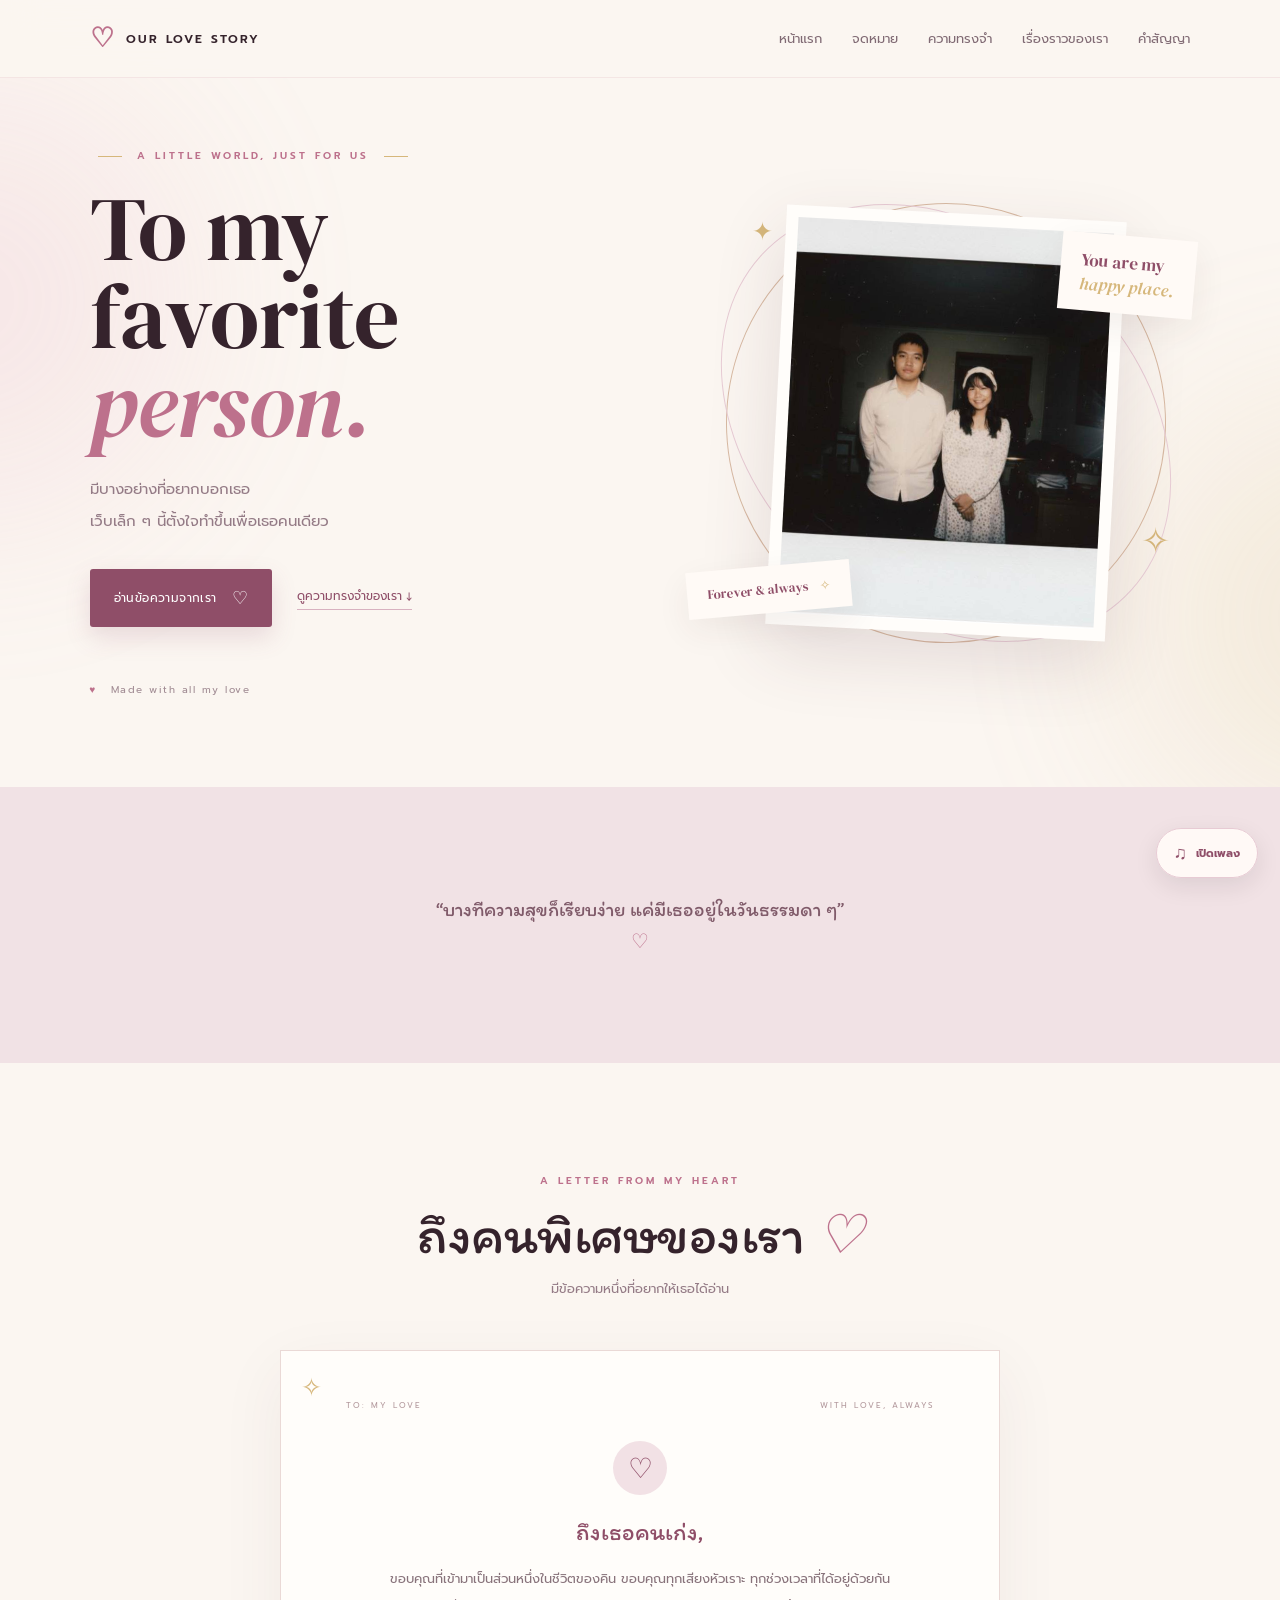
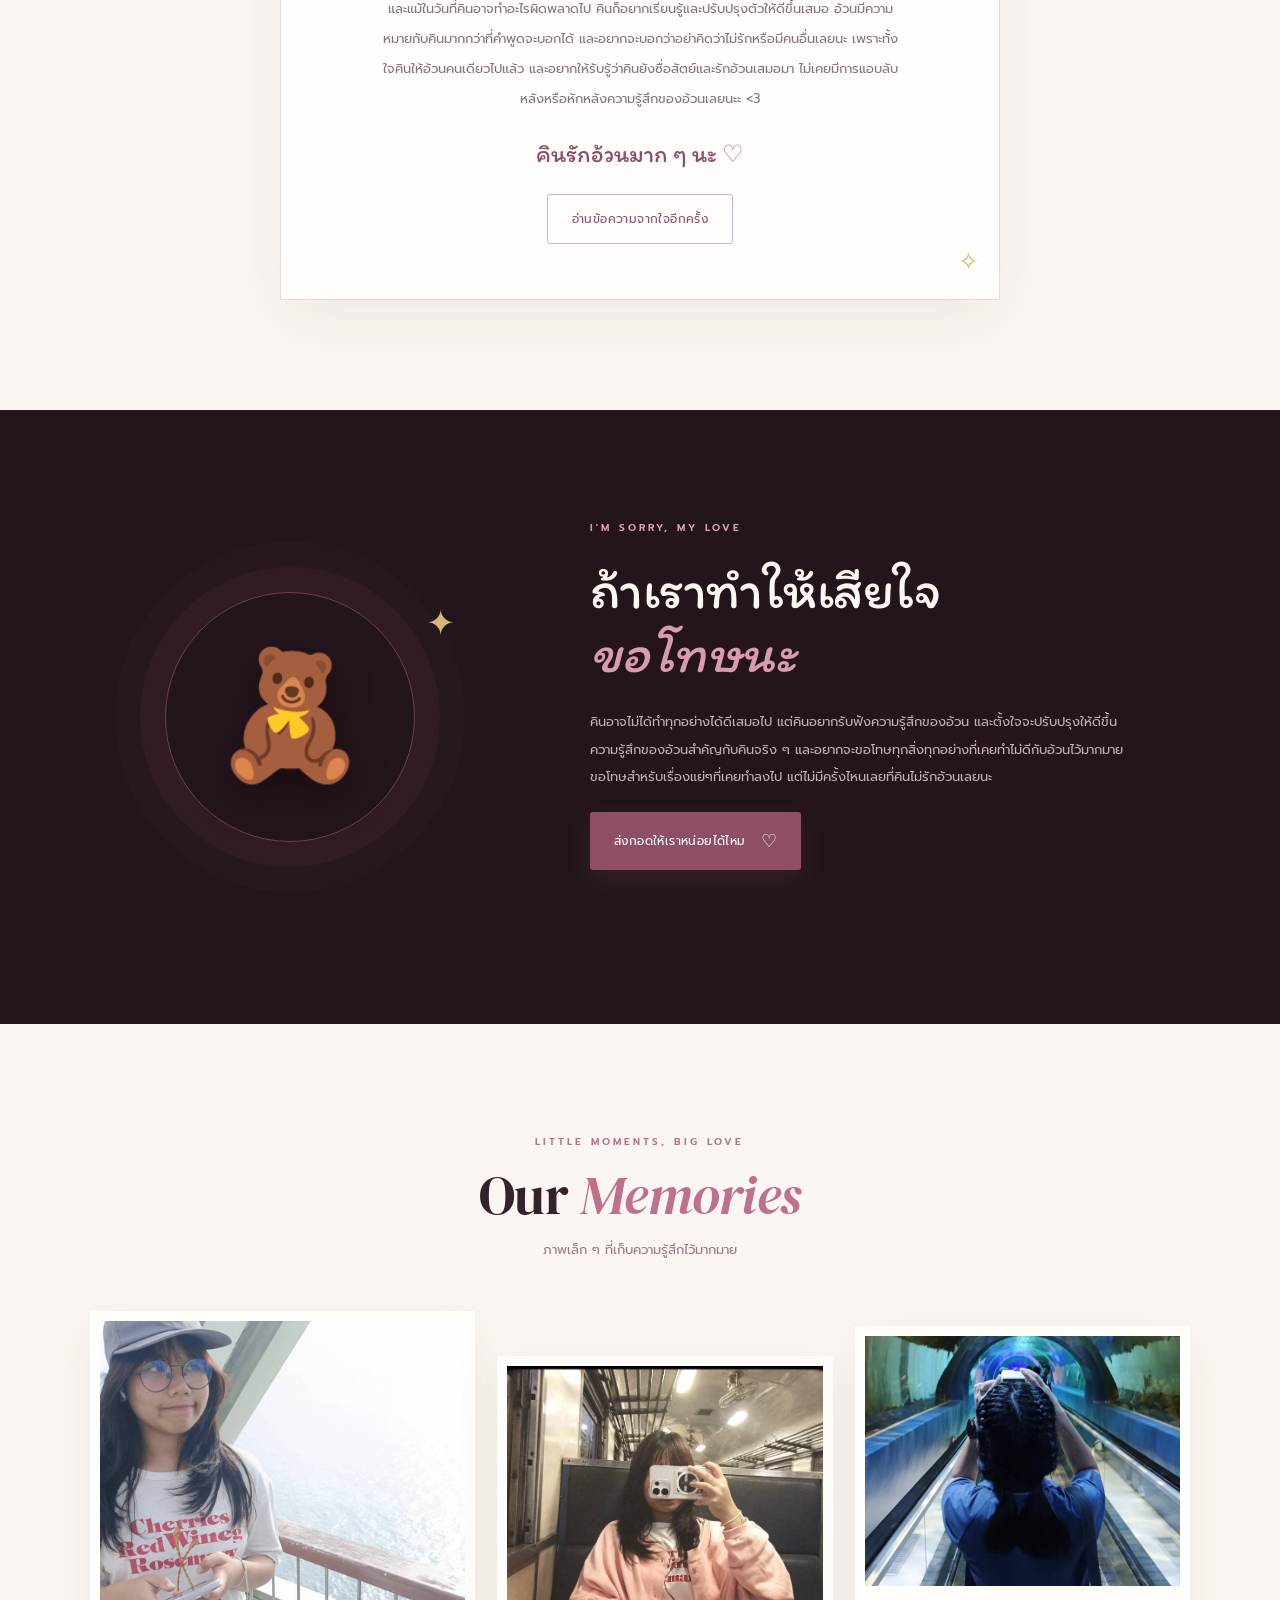
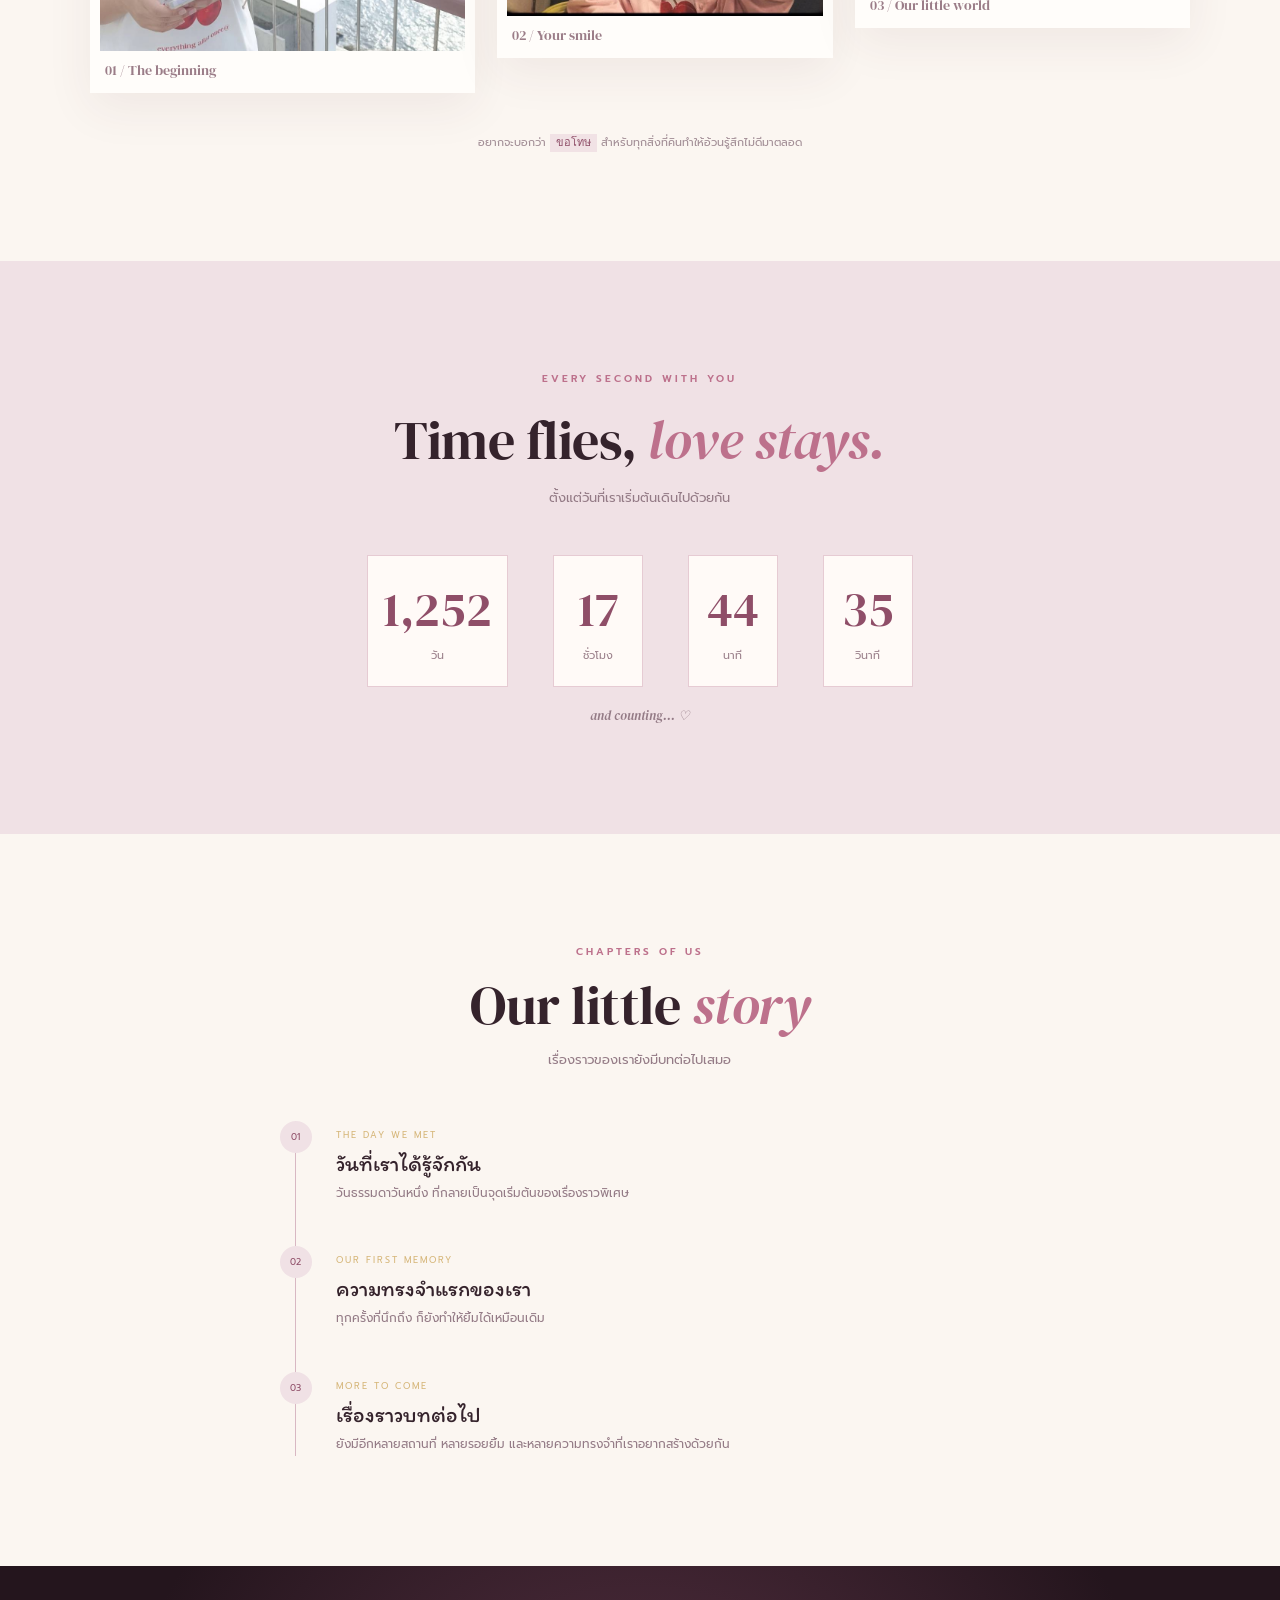
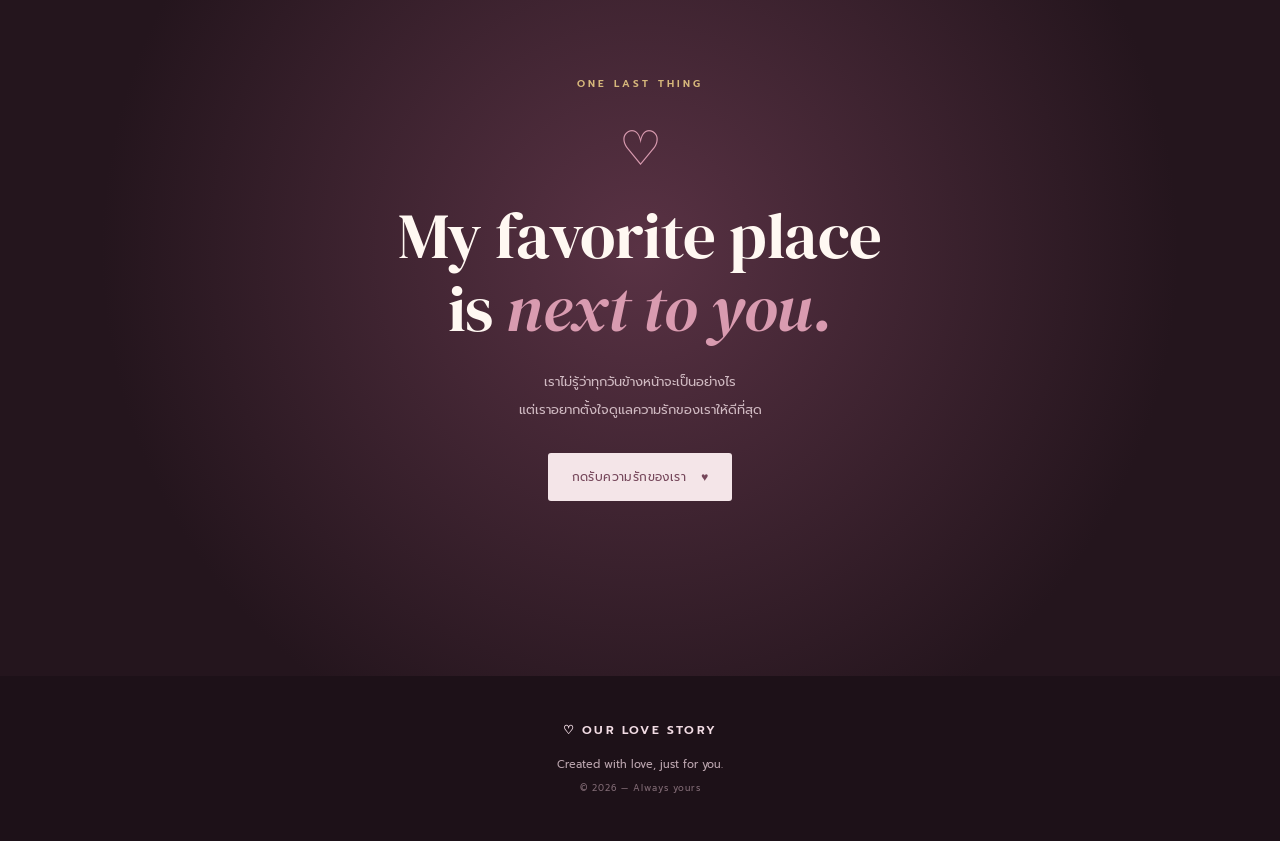
<file: index.html>
<!DOCTYPE html>
<html lang="th">
<head>
  <meta charset="UTF-8">
  <meta name="viewport" content="width=device-width, initial-scale=1.0">
  <meta name="theme-color" content="#24151d">
  <meta name="description" content="A little website made with love.">
  <title>Our Love Story ♡</title>
  <link rel="preconnect" href="https://fonts.googleapis.com">
  <link rel="preconnect" href="https://fonts.gstatic.com" crossorigin>
  <link href="https://fonts.googleapis.com/css2?family=DM+Serif+Display:ital@0;1&family=Itim&family=Prompt:wght@300;400;500;600;700&display=swap" rel="stylesheet">
  <link rel="stylesheet" href="style.css">
</head>
<body>
  <div class="ambient ambient-one"></div>
  <div class="ambient ambient-two"></div>
  <div class="floating-hearts" id="floatingHearts" aria-hidden="true"></div>

  <header class="site-header">
    <a class="brand" href="#home"><span class="brand-mark">♡</span><span>OUR LOVE STORY</span></a>
    <button class="menu-toggle" id="menuToggle" aria-label="เปิดเมนู" aria-expanded="false">☰</button>
    <nav class="nav-links" id="navLinks">
      <a href="#home">หน้าแรก</a>
      <a href="#letter">จดหมาย</a>
      <a href="#memories">ความทรงจำ</a>
      <a href="#timeline">เรื่องราวของเรา</a>
      <a href="#forever">คำสัญญา</a>
    </nav>
  </header>

  <main>
    <section class="hero section-wrap" id="home">
      <div class="hero-copy reveal">
        <p class="eyebrow"><span></span> A LITTLE WORLD, JUST FOR US <span></span></p>
        <h1>To my favorite<br><em>person.</em></h1>
        <p class="hero-description">มีบางอย่างที่อยากบอกเธอ<br>เว็บเล็ก ๆ นี้ตั้งใจทำขึ้นเพื่อเธอคนเดียว</p>
        <div class="hero-actions">
          <a class="button button-primary" href="#letter">อ่านข้อความจากเรา <span>♡</span></a>
          <a class="text-link" href="#memories">ดูความทรงจำของเรา ↓</a>
        </div>
        <div class="hero-note"><span class="tiny-heart">♥</span> Made with all my love</div>
      </div>
      <div class="hero-art reveal">
        <div class="orbit orbit-one"></div><div class="orbit orbit-two"></div>
        <div class="hero-photo-frame">
          <img src="images/photo1.jpg" alt="รูปความทรงจำของเรา" onerror="this.style.display='none';this.parentElement.classList.add('photo-placeholder')">
          <div class="placeholder-content"><span>♡</span><small>YOUR FAVORITE PHOTO</small><b>ใส่รูปคู่ของเรา</b></div>
        </div>
        <div class="floating-label label-top">You are my<br><i>happy place.</i></div>
        <div class="floating-label label-bottom">Forever & always <span>✧</span></div>
        <div class="sparkle sparkle-a">✦</div><div class="sparkle sparkle-b">✧</div>
      </div>
    </section>

    <section class="intro-strip">
      <p>“บางทีความสุขก็เรียบง่าย แค่มีเธออยู่ในวันธรรมดา ๆ”</p>
      <span>♡</span>
    </section>

    <section class="section-wrap letter-section" id="letter">
      <div class="section-heading reveal">
        <p class="eyebrow">A LETTER FROM MY HEART</p>
        <h2>ถึงคนพิเศษของเรา <em>♡</em></h2>
        <p>มีข้อความหนึ่งที่อยากให้เธอได้อ่าน</p>
      </div>
      <div class="letter-card reveal">
        <div class="letter-top"><span>TO: MY LOVE</span><span>WITH LOVE, ALWAYS</span></div>
        <div class="letter-seal">♡</div>
        <p class="letter-greeting">ถึงเธอคนเก่ง,</p>
        <p class="letter-body" id="letterText">ขอบคุณที่เข้ามาเป็นส่วนหนึ่งในชีวิตของคิน ขอบคุณทุกเสียงหัวเราะ ทุกช่วงเวลาที่ได้อยู่ด้วยกัน และแม้ในวันที่คินอาจทำอะไรผิดพลาดไป คินก็อยากเรียนรู้และปรับปรุงตัวให้ดีขึ้นเสมอ อ้วนมีความหมายกับคินมากกว่าที่คำพูดจะบอกได้ และอยากจะบอกว่าอย่าคิดว่าไม่รักหรือมีคนอื่นเลยนะ เพราะทั้งใจคินให้อ้วนคนเดียวไปแล้ว และอยากให้รับรู้ว่าคินยังซื่อสัตย์และรักอ้วนเสมอมา ไม่เคยมีการแอบลับหลังหรือหักหลังความรู้สึกของอ้วนเลยนะะ <3</p>
        <p class="letter-sign">คินรักอ้วนมาก ๆ นะ <span>♡</span></p>
        <button class="button button-outline" id="letterReveal">อ่านข้อความจากใจอีกครั้ง</button>
      </div>
    </section>

    <section class="apology-section">
      <div class="apology-inner section-wrap reveal">
        <div class="apology-illustration"><div class="halo"></div><div class="teddy">🧸</div><span class="mini-spark">✦</span></div>
        <div class="apology-copy">
          <p class="eyebrow">I'M SORRY, MY LOVE</p>
          <h2>ถ้าเราทำให้เสียใจ<br><em>ขอโทษนะ</em></h2>
          <p>คินอาจไม่ได้ทำทุกอย่างได้ดีเสมอไป แต่คินอยากรับฟังความรู้สึกของอ้วน และตั้งใจจะปรับปรุงให้ดีขึ้น ความรู้สึกของอ้วนสำคัญกับคินจริง ๆ  และอยากจะขอโทษทุกสิ่งทุกอย่างที่เคยทำไม่ดีกับอ้วนไว้มากมาย ขอโทษสำหรับเรื่องแย่ๆที่เคยทำลงไป แต่ไม่มีครั้งไหนเลยที่คินไม่รักอ้วนเลยนะ</p>
          <button class="button button-primary" id="forgiveBtn">ส่งกอดให้เราหน่อยได้ไหม <span>♡</span></button>
          <p class="response-message" id="forgiveMessage" role="status"></p>
        </div>
      </div>
    </section>

    <section class="section-wrap memories-section" id="memories">
      <div class="section-heading reveal">
        <p class="eyebrow">LITTLE MOMENTS, BIG LOVE</p>
        <h2>Our <em>Memories</em></h2>
        <p>ภาพเล็ก ๆ ที่เก็บความรู้สึกไว้มากมาย</p>
      </div>
      <div class="gallery">
        <figure class="memory-card memory-tall reveal"><img src="images/photo2.jpg" alt="ความทรงจำของเรา 1" onerror="this.style.display='none';this.parentElement.classList.add('image-empty')"><div class="image-caption">01 / The beginning</div></figure>
        <figure class="memory-card reveal"><img src="images/photo3.jpg" alt="ความทรงจำของเรา 2" onerror="this.style.display='none';this.parentElement.classList.add('image-empty')"><div class="image-caption">02 / Your smile</div></figure>
        <figure class="memory-card reveal"><img src="images/photo4.jpg" alt="ความทรงจำของเรา 3" onerror="this.style.display='none';this.parentElement.classList.add('image-empty')"><div class="image-caption">03 / Our little world</div></figure>
      </div>
      <p class="gallery-hint">อยากจะบอกว่า  <code>ขอโทษ</code> สำหรับทุกสิ่งที่คินทำให้อ้วนรู้สึกไม่ดีมาตลอด</p>
    </section>

    <section class="anniversary-section">
      <div class="section-wrap anniversary-inner reveal">
        <p class="eyebrow">EVERY SECOND WITH YOU</p>
        <h2>Time flies, <em>love stays.</em></h2>
        <p>ตั้งแต่วันที่เราเริ่มต้นเดินไปด้วยกัน</p>
        <div class="counter-grid" id="counter" aria-live="polite">
          <div><strong id="days">0</strong><span>วัน</span></div>
          <div><strong id="hours">00</strong><span>ชั่วโมง</span></div>
          <div><strong id="minutes">00</strong><span>นาที</span></div>
          <div><strong id="seconds">00</strong><span>วินาที</span></div>
        </div>
        <p class="counter-caption">and counting... ♡</p>
      </div>
    </section>

    <section class="section-wrap timeline-section" id="timeline">
      <div class="section-heading reveal">
        <p class="eyebrow">CHAPTERS OF US</p>
        <h2>Our little <em>story</em></h2>
        <p>เรื่องราวของเรายังมีบทต่อไปเสมอ</p>
      </div>
      <div class="timeline">
        <article class="timeline-item reveal"><span class="timeline-dot">01</span><div><small>THE DAY WE MET</small><h3>วันที่เราได้รู้จักกัน</h3><p>วันธรรมดาวันหนึ่ง ที่กลายเป็นจุดเริ่มต้นของเรื่องราวพิเศษ</p></div></article>
        <article class="timeline-item reveal"><span class="timeline-dot">02</span><div><small>OUR FIRST MEMORY</small><h3>ความทรงจำแรกของเรา</h3><p>ทุกครั้งที่นึกถึง ก็ยังทำให้ยิ้มได้เหมือนเดิม</p></div></article>
        <article class="timeline-item reveal"><span class="timeline-dot">03</span><div><small>MORE TO COME</small><h3>เรื่องราวบทต่อไป</h3><p>ยังมีอีกหลายสถานที่ หลายรอยยิ้ม และหลายความทรงจำที่เราอยากสร้างด้วยกัน</p></div></article>
      </div>
    </section>

    <section class="promise-section" id="forever">
      <div class="promise-content reveal">
        <p class="eyebrow">ONE LAST THING</p>
        <div class="promise-heart">♡</div>
        <h2>My favorite place<br>is <em>next to you.</em></h2>
        <p>เราไม่รู้ว่าทุกวันข้างหน้าจะเป็นอย่างไร<br>แต่เราอยากตั้งใจดูแลความรักของเราให้ดีที่สุด</p>
        <button class="button button-light" id="surpriseBtn">กดรับความรักของเรา <span>♥</span></button>
        <p class="final-message" id="finalMessage" aria-live="polite"></p>
      </div>
    </section>
  </main>

  <button class="music-button" id="musicBtn" aria-label="เปิดหรือหยุดเพลง"><span>♫</span><b id="musicLabel">เปิดเพลง</b></button>
  <audio id="backgroundMusic" loop preload="none"><source src="music.mp3" type="audio/mpeg"></audio>

  <footer><a class="brand footer-brand" href="#home">♡ OUR LOVE STORY</a><p>Created with love, just for you.</p><span>© <span id="year"></span> — Always yours</span></footer>

  <div class="toast" id="toast" role="status"></div>
  <script src="script.js"></script>
</body>
</html>
</file>
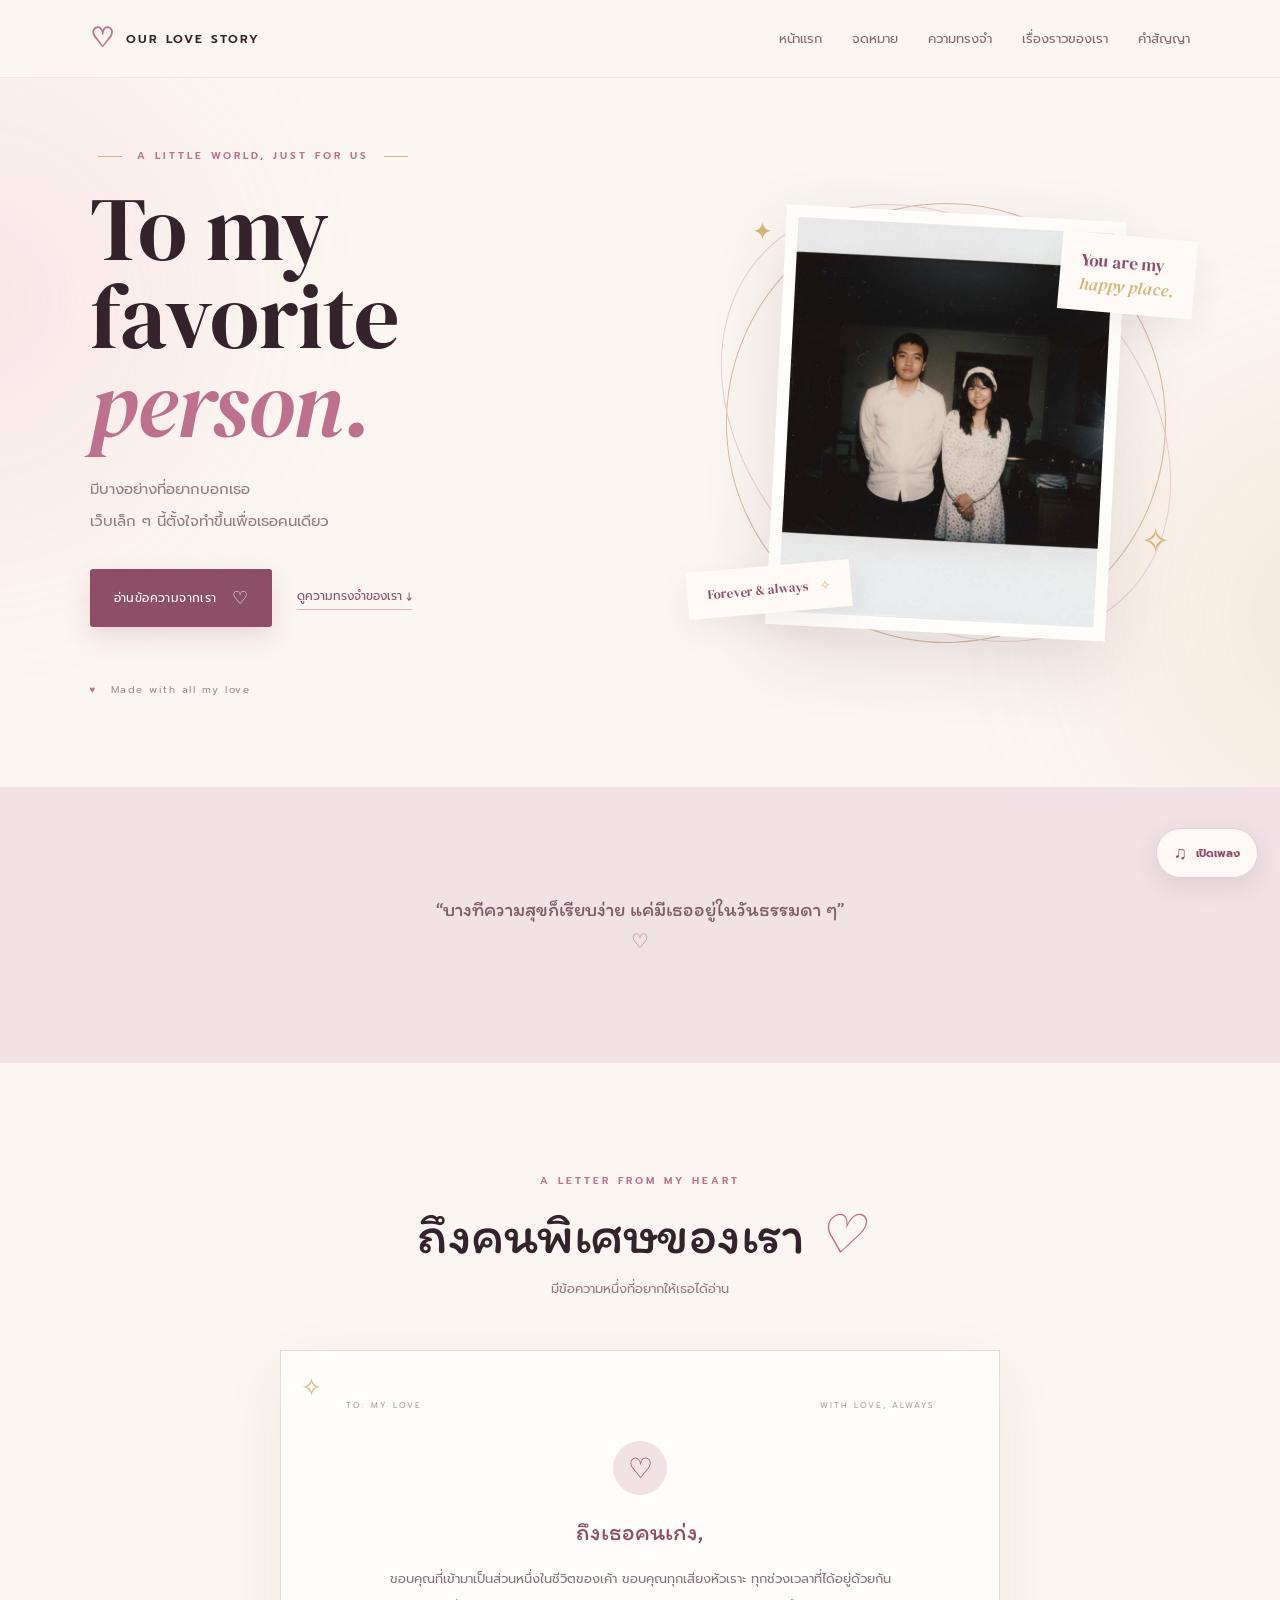
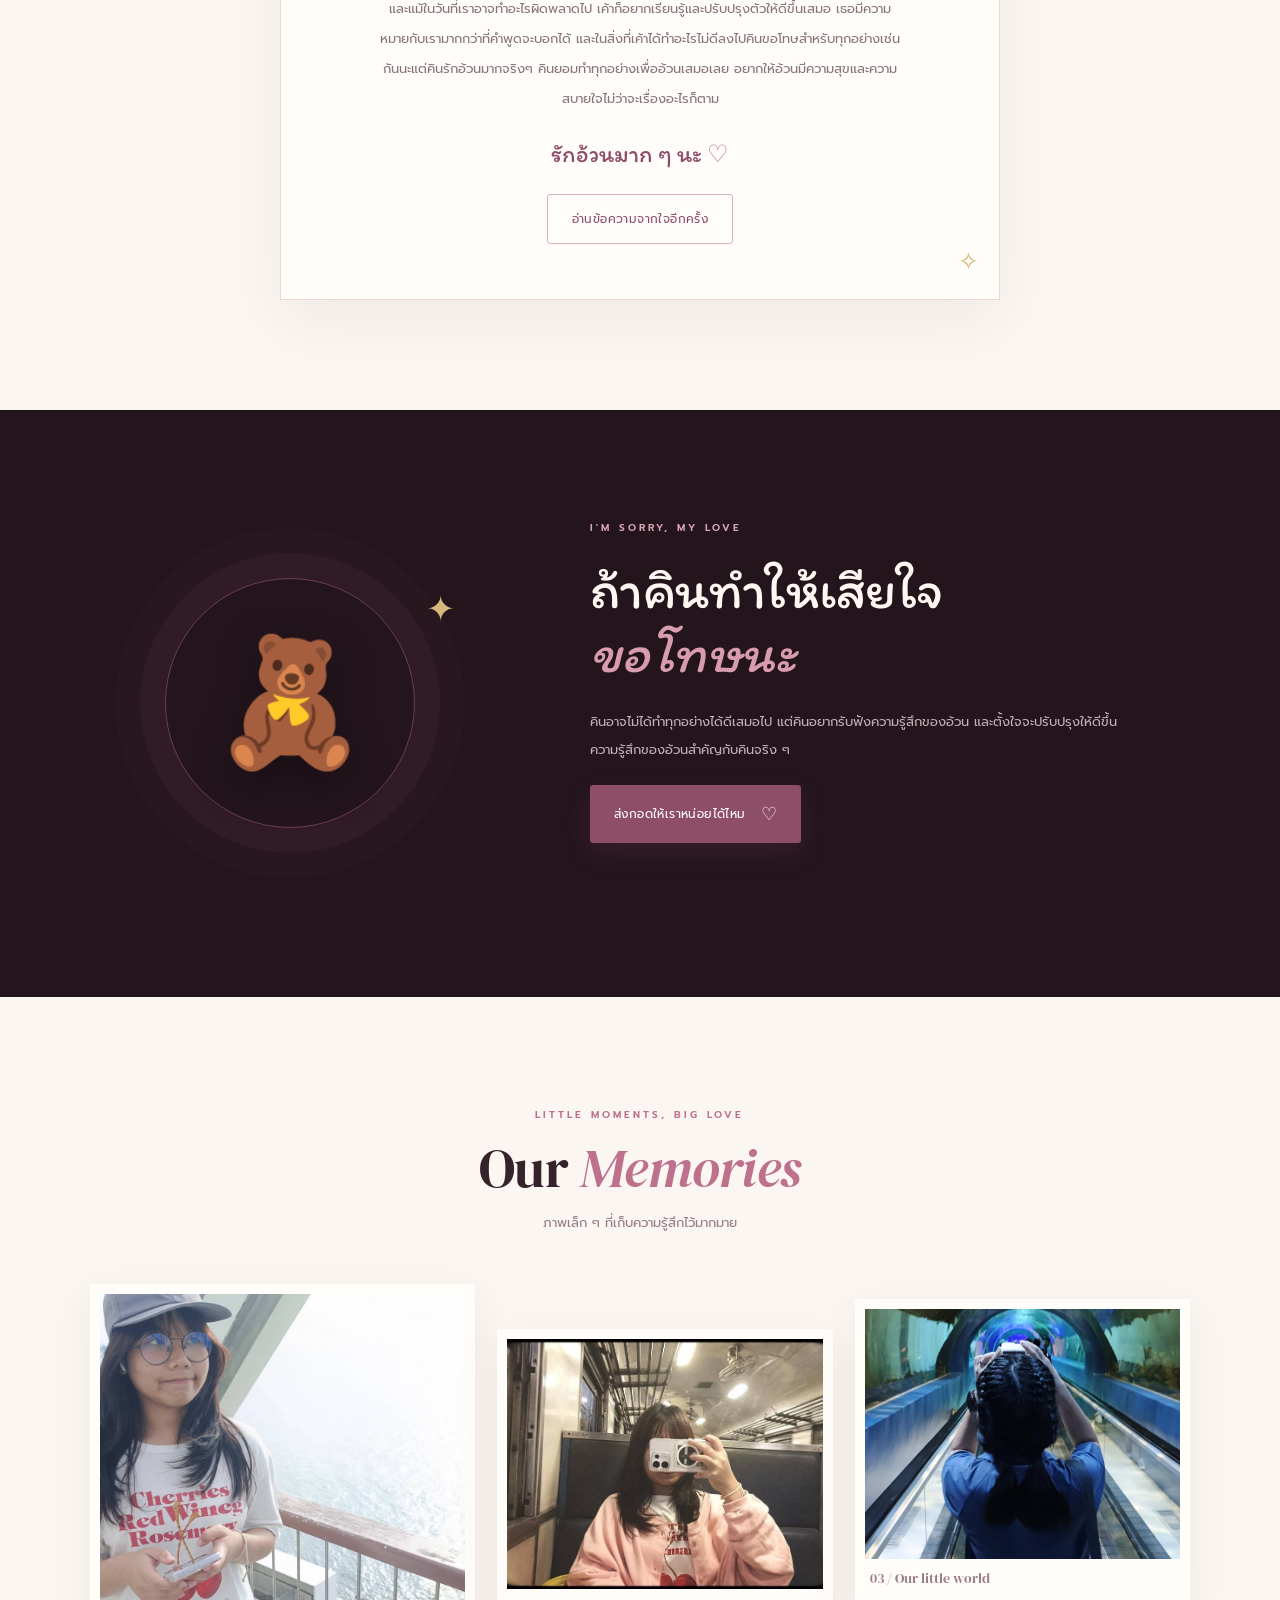
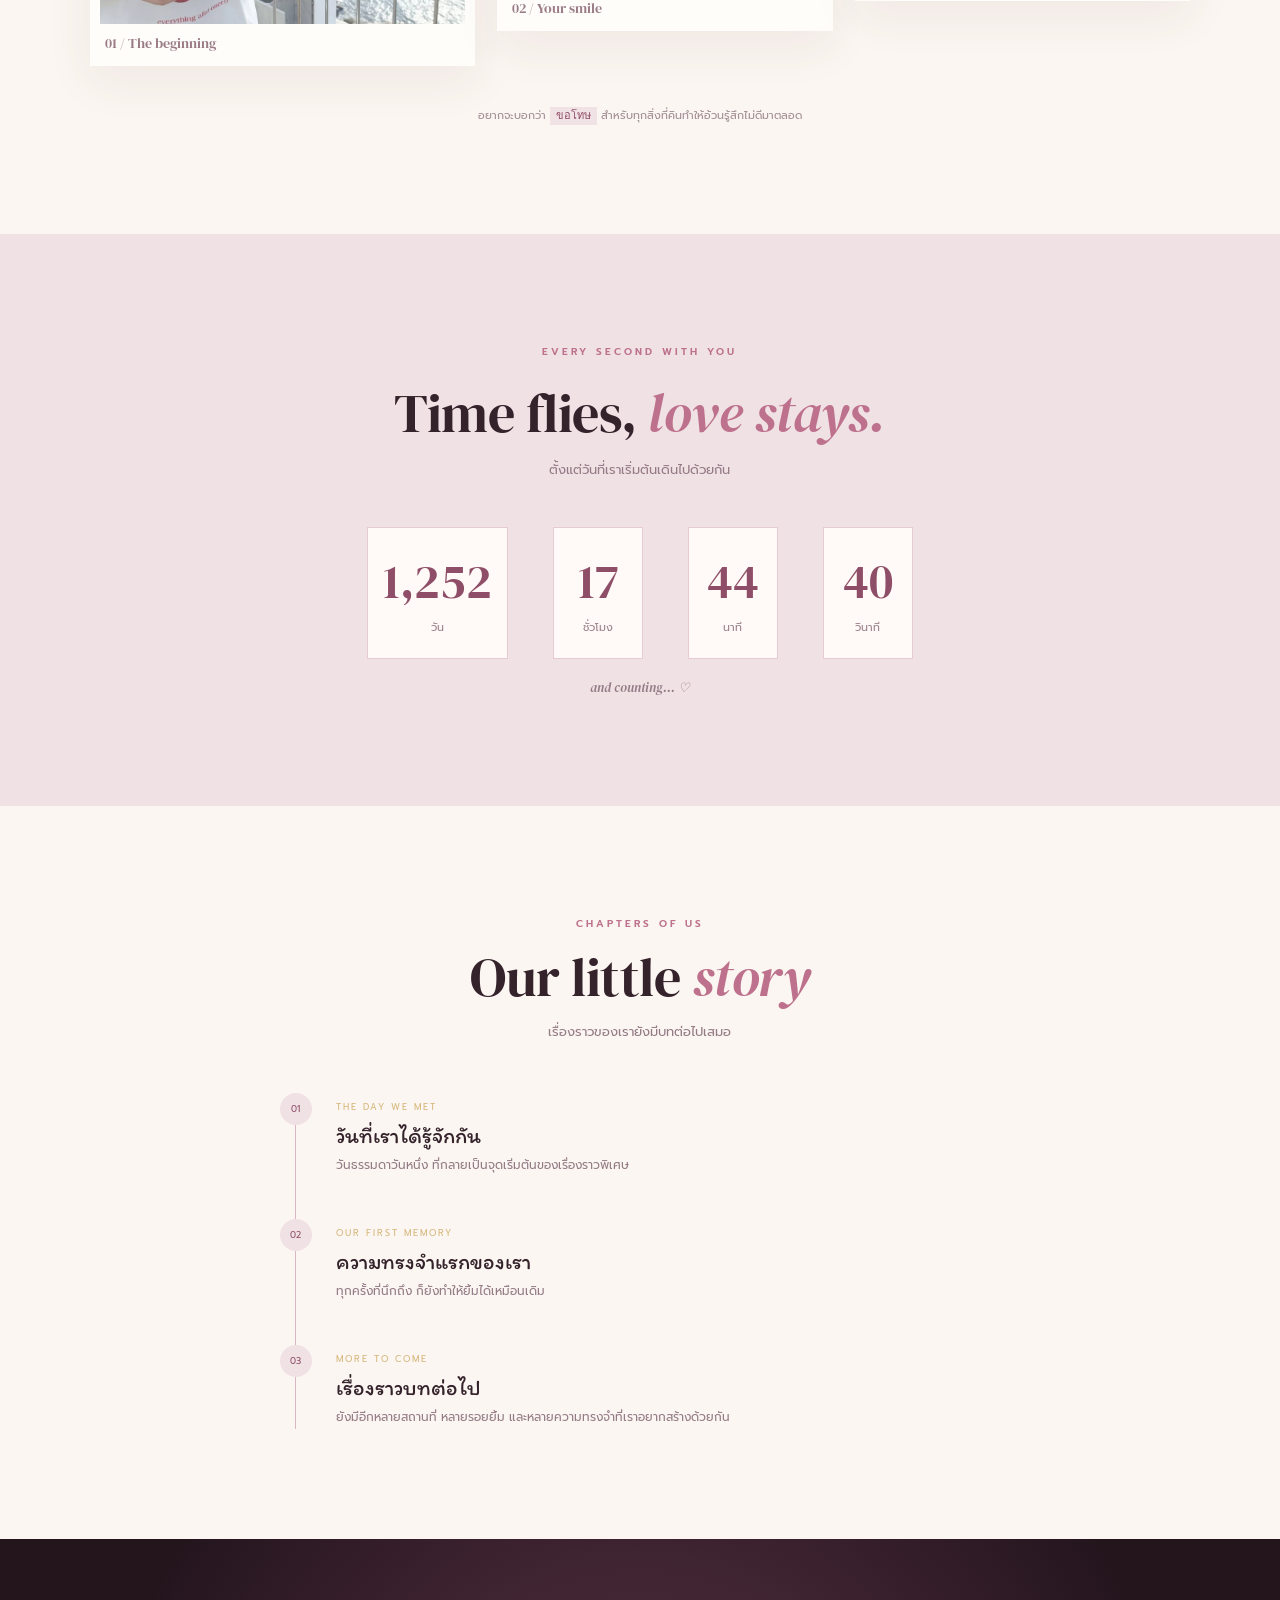
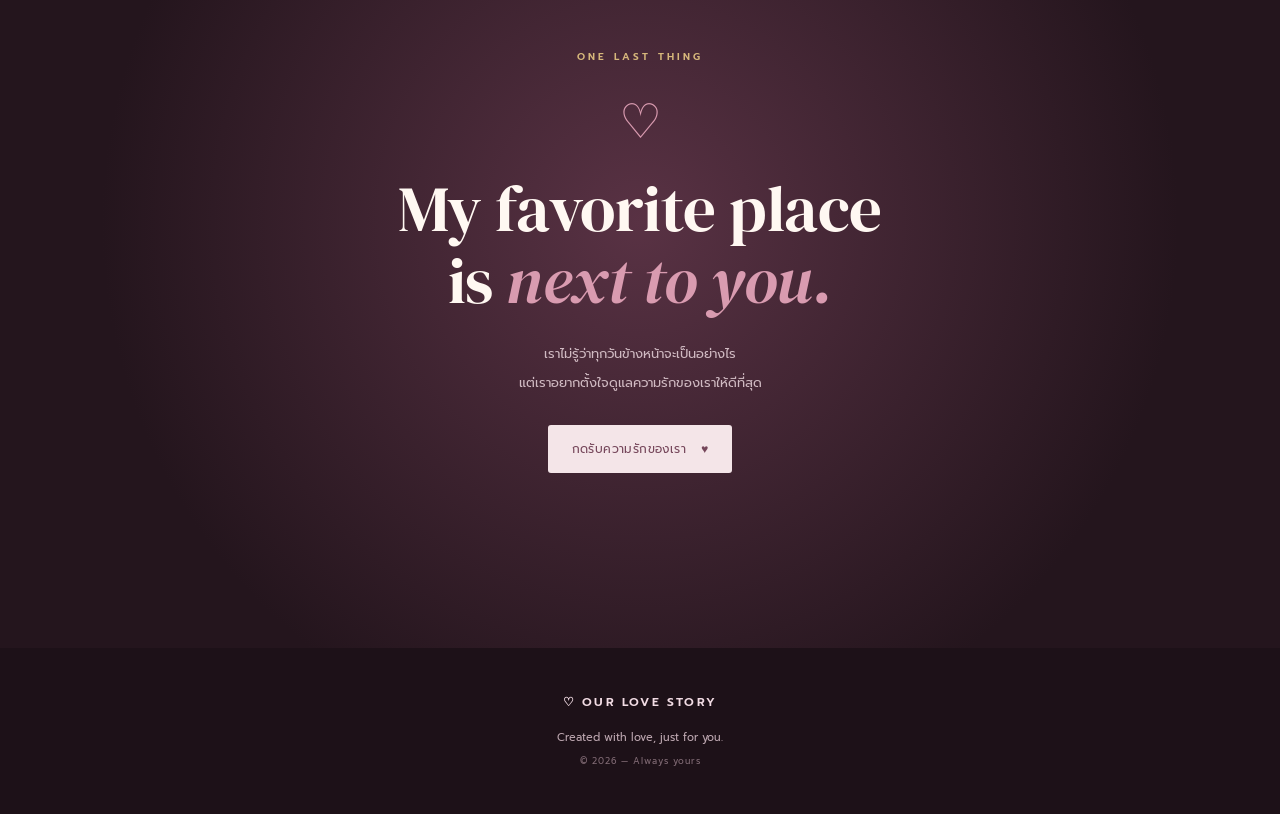
<file: our-love-story/index.html>
<!DOCTYPE html>
<html lang="th">
<head>
  <meta charset="UTF-8">
  <meta name="viewport" content="width=device-width, initial-scale=1.0">
  <meta name="theme-color" content="#24151d">
  <meta name="description" content="A little website made with love.">
  <title>Our Love Story ♡</title>
  <link rel="preconnect" href="https://fonts.googleapis.com">
  <link rel="preconnect" href="https://fonts.gstatic.com" crossorigin>
  <link href="https://fonts.googleapis.com/css2?family=DM+Serif+Display:ital@0;1&family=Itim&family=Prompt:wght@300;400;500;600;700&display=swap" rel="stylesheet">
  <link rel="stylesheet" href="style.css">
</head>
<body>
  <div class="ambient ambient-one"></div>
  <div class="ambient ambient-two"></div>
  <div class="floating-hearts" id="floatingHearts" aria-hidden="true"></div>

  <header class="site-header">
    <a class="brand" href="#home"><span class="brand-mark">♡</span><span>OUR LOVE STORY</span></a>
    <button class="menu-toggle" id="menuToggle" aria-label="เปิดเมนู" aria-expanded="false">☰</button>
    <nav class="nav-links" id="navLinks">
      <a href="#home">หน้าแรก</a>
      <a href="#letter">จดหมาย</a>
      <a href="#memories">ความทรงจำ</a>
      <a href="#timeline">เรื่องราวของเรา</a>
      <a href="#forever">คำสัญญา</a>
    </nav>
  </header>

  <main>
    <section class="hero section-wrap" id="home">
      <div class="hero-copy reveal">
        <p class="eyebrow"><span></span> A LITTLE WORLD, JUST FOR US <span></span></p>
        <h1>To my favorite<br><em>person.</em></h1>
        <p class="hero-description">มีบางอย่างที่อยากบอกเธอ<br>เว็บเล็ก ๆ นี้ตั้งใจทำขึ้นเพื่อเธอคนเดียว</p>
        <div class="hero-actions">
          <a class="button button-primary" href="#letter">อ่านข้อความจากเรา <span>♡</span></a>
          <a class="text-link" href="#memories">ดูความทรงจำของเรา ↓</a>
        </div>
        <div class="hero-note"><span class="tiny-heart">♥</span> Made with all my love</div>
      </div>
      <div class="hero-art reveal">
        <div class="orbit orbit-one"></div><div class="orbit orbit-two"></div>
        <div class="hero-photo-frame">
          <img src="images/photo1.jpg" alt="รูปความทรงจำของเรา" onerror="this.style.display='none';this.parentElement.classList.add('photo-placeholder')">
          <div class="placeholder-content"><span>♡</span><small>YOUR FAVORITE PHOTO</small><b>ใส่รูปคู่ของเรา</b></div>
        </div>
        <div class="floating-label label-top">You are my<br><i>happy place.</i></div>
        <div class="floating-label label-bottom">Forever & always <span>✧</span></div>
        <div class="sparkle sparkle-a">✦</div><div class="sparkle sparkle-b">✧</div>
      </div>
    </section>

    <section class="intro-strip">
      <p>“บางทีความสุขก็เรียบง่าย แค่มีเธออยู่ในวันธรรมดา ๆ”</p>
      <span>♡</span>
    </section>

    <section class="section-wrap letter-section" id="letter">
      <div class="section-heading reveal">
        <p class="eyebrow">A LETTER FROM MY HEART</p>
        <h2>ถึงคนพิเศษของเรา <em>♡</em></h2>
        <p>มีข้อความหนึ่งที่อยากให้เธอได้อ่าน</p>
      </div>
      <div class="letter-card reveal">
        <div class="letter-top"><span>TO: MY LOVE</span><span>WITH LOVE, ALWAYS</span></div>
        <div class="letter-seal">♡</div>
        <p class="letter-greeting">ถึงเธอคนเก่ง,</p>
        <p class="letter-body" id="letterText">ขอบคุณที่เข้ามาเป็นส่วนหนึ่งในชีวิตของเค้า ขอบคุณทุกเสียงหัวเราะ ทุกช่วงเวลาที่ได้อยู่ด้วยกัน และแม้ในวันที่เราอาจทำอะไรผิดพลาดไป เค้าก็อยากเรียนรู้และปรับปรุงตัวให้ดีขึ้นเสมอ เธอมีความหมายกับเรามากกว่าที่คำพูดจะบอกได้ และในสิ่งที่เค้าได้ทำอะไรไม่ดีลงไปคินขอโทษสำหรับทุกอย่างเช่นกันนะแต่คินรักอ้วนมากจริงๆ คินยอมทำทุกอย่างเพื่ออ้วนเสมอเลย อยากให้อ้วนมีความสุขและความสบายใจไม่ว่าจะเรื่องอะไรก็ตาม</p>
        <p class="letter-sign">รักอ้วนมาก ๆ นะ <span>♡</span></p>
        <button class="button button-outline" id="letterReveal">อ่านข้อความจากใจอีกครั้ง</button>
      </div>
    </section>

    <section class="apology-section">
      <div class="apology-inner section-wrap reveal">
        <div class="apology-illustration"><div class="halo"></div><div class="teddy">🧸</div><span class="mini-spark">✦</span></div>
        <div class="apology-copy">
          <p class="eyebrow">I'M SORRY, MY LOVE</p>
          <h2>ถ้าคินทำให้เสียใจ<br><em>ขอโทษนะ</em></h2>
          <p>คินอาจไม่ได้ทำทุกอย่างได้ดีเสมอไป แต่คินอยากรับฟังความรู้สึกของอ้วน และตั้งใจจะปรับปรุงให้ดีขึ้น ความรู้สึกของอ้วนสำคัญกับคินจริง ๆ</p>
          <button class="button button-primary" id="forgiveBtn">ส่งกอดให้เราหน่อยได้ไหม <span>♡</span></button>
          <p class="response-message" id="forgiveMessage" role="status"></p>
        </div>
      </div>
    </section>

    <section class="section-wrap memories-section" id="memories">
      <div class="section-heading reveal">
        <p class="eyebrow">LITTLE MOMENTS, BIG LOVE</p>
        <h2>Our <em>Memories</em></h2>
        <p>ภาพเล็ก ๆ ที่เก็บความรู้สึกไว้มากมาย</p>
      </div>
      <div class="gallery">
        <figure class="memory-card memory-tall reveal"><img src="images/photo2.jpg" alt="ความทรงจำของเรา 1" onerror="this.style.display='none';this.parentElement.classList.add('image-empty')"><div class="image-caption">01 / The beginning</div></figure>
        <figure class="memory-card reveal"><img src="images/photo3.jpg" alt="ความทรงจำของเรา 2" onerror="this.style.display='none';this.parentElement.classList.add('image-empty')"><div class="image-caption">02 / Your smile</div></figure>
        <figure class="memory-card reveal"><img src="images/photo4.jpg" alt="ความทรงจำของเรา 3" onerror="this.style.display='none';this.parentElement.classList.add('image-empty')"><div class="image-caption">03 / Our little world</div></figure>
      </div>
      <p class="gallery-hint">อยากจะบอกว่า  <code>ขอโทษ</code> สำหรับทุกสิ่งที่คินทำให้อ้วนรู้สึกไม่ดีมาตลอด</p>
    </section>

    <section class="anniversary-section">
      <div class="section-wrap anniversary-inner reveal">
        <p class="eyebrow">EVERY SECOND WITH YOU</p>
        <h2>Time flies, <em>love stays.</em></h2>
        <p>ตั้งแต่วันที่เราเริ่มต้นเดินไปด้วยกัน</p>
        <div class="counter-grid" id="counter" aria-live="polite">
          <div><strong id="days">0</strong><span>วัน</span></div>
          <div><strong id="hours">00</strong><span>ชั่วโมง</span></div>
          <div><strong id="minutes">00</strong><span>นาที</span></div>
          <div><strong id="seconds">00</strong><span>วินาที</span></div>
        </div>
        <p class="counter-caption">and counting... ♡</p>
      </div>
    </section>

    <section class="section-wrap timeline-section" id="timeline">
      <div class="section-heading reveal">
        <p class="eyebrow">CHAPTERS OF US</p>
        <h2>Our little <em>story</em></h2>
        <p>เรื่องราวของเรายังมีบทต่อไปเสมอ</p>
      </div>
      <div class="timeline">
        <article class="timeline-item reveal"><span class="timeline-dot">01</span><div><small>THE DAY WE MET</small><h3>วันที่เราได้รู้จักกัน</h3><p>วันธรรมดาวันหนึ่ง ที่กลายเป็นจุดเริ่มต้นของเรื่องราวพิเศษ</p></div></article>
        <article class="timeline-item reveal"><span class="timeline-dot">02</span><div><small>OUR FIRST MEMORY</small><h3>ความทรงจำแรกของเรา</h3><p>ทุกครั้งที่นึกถึง ก็ยังทำให้ยิ้มได้เหมือนเดิม</p></div></article>
        <article class="timeline-item reveal"><span class="timeline-dot">03</span><div><small>MORE TO COME</small><h3>เรื่องราวบทต่อไป</h3><p>ยังมีอีกหลายสถานที่ หลายรอยยิ้ม และหลายความทรงจำที่เราอยากสร้างด้วยกัน</p></div></article>
      </div>
    </section>

    <section class="promise-section" id="forever">
      <div class="promise-content reveal">
        <p class="eyebrow">ONE LAST THING</p>
        <div class="promise-heart">♡</div>
        <h2>My favorite place<br>is <em>next to you.</em></h2>
        <p>เราไม่รู้ว่าทุกวันข้างหน้าจะเป็นอย่างไร<br>แต่เราอยากตั้งใจดูแลความรักของเราให้ดีที่สุด</p>
        <button class="button button-light" id="surpriseBtn">กดรับความรักของเรา <span>♥</span></button>
        <p class="final-message" id="finalMessage" aria-live="polite"></p>
      </div>
    </section>
  </main>

  <button class="music-button" id="musicBtn" aria-label="เปิดหรือหยุดเพลง"><span>♫</span><b id="musicLabel">เปิดเพลง</b></button>
  <audio id="backgroundMusic" loop preload="none"><source src="music.mp3" type="audio/mpeg"></audio>

  <footer><a class="brand footer-brand" href="#home">♡ OUR LOVE STORY</a><p>Created with love, just for you.</p><span>© <span id="year"></span> — Always yours</span></footer>

  <div class="toast" id="toast" role="status"></div>
  <script src="script.js"></script>
</body>
</html>
</file>
<file: style.css>
:root {
  --ink: #35232c; --muted: #947b86; --rose: #bd718c; --rose-dark: #8f4e68;
  --blush: #f5e6eb; --cream: #fbf6f1; --wine: #24151d; --gold: #d6b77b;
}
* { box-sizing: border-box; margin: 0; padding: 0; }
html { scroll-behavior: smooth; scroll-padding-top: 90px; }
body { background: var(--cream); color: var(--ink); font-family: "Prompt", sans-serif; overflow-x: hidden; }
button, a { font: inherit; }
a { color: inherit; text-decoration: none; }
.ambient { position: fixed; width: 420px; height: 420px; border-radius: 50%; filter: blur(100px); opacity: .18; pointer-events: none; z-index: -1; }
.ambient-one { background: #e8a7bd; top: 10%; left: -240px; }
.ambient-two { background: #d6b77b; right: -280px; bottom: 8%; }
.site-header { height: 78px; padding: 0 7%; display: flex; align-items: center; justify-content: space-between; position: sticky; top: 0; z-index: 100; background: rgba(251,246,241,.88); border-bottom: 1px solid rgba(189,113,140,.13); backdrop-filter: blur(18px); }
.brand { display: inline-flex; align-items: center; gap: 10px; font-size: 12px; letter-spacing: 2.2px; font-weight: 600; }
.brand-mark { color: var(--rose); font-size: 27px; line-height: 1; }
.nav-links { display: flex; gap: 30px; color: #806a74; font-size: 13px; }
.nav-links a { transition: color .25s; }
.nav-links a:hover { color: var(--rose-dark); }
.menu-toggle { display: none; border: 1px solid #ead7df; color: var(--rose-dark); background: transparent; padding: 8px 12px; border-radius: 8px; }
.section-wrap { width: min(1120px, 86%); margin: auto; }
.hero { min-height: 690px; display: grid; grid-template-columns: 1fr .9fr; align-items: center; gap: 70px; padding-top: 70px; padding-bottom: 90px; }
.eyebrow { color: var(--rose); font-size: 10px; letter-spacing: 3px; font-weight: 600; margin-bottom: 22px; }
.hero .eyebrow span { display: inline-block; width: 24px; height: 1px; background: var(--gold); vertical-align: middle; margin: 0 8px; }
h1, h2 { font-family: "DM Serif Display", "Itim", serif; font-weight: 400; letter-spacing: -.5px; }
.hero h1 { font-size: clamp(58px, 7vw, 91px); line-height: .98; }
h1 em, h2 em { color: var(--rose); font-weight: 400; }
.hero-description { color: var(--muted); line-height: 2.1; font-size: 15px; margin-top: 26px; }
.hero-actions { display: flex; align-items: center; flex-wrap: wrap; gap: 25px; margin-top: 32px; }
.button { border: 0; border-radius: 3px; display: inline-flex; justify-content: center; align-items: center; gap: 15px; padding: 15px 24px; cursor: pointer; font-size: 12px; letter-spacing: .4px; transition: transform .25s, box-shadow .25s, background .25s; }
.button:hover { transform: translateY(-3px); }
.button-primary { color: white; background: var(--rose-dark); box-shadow: 0 10px 25px #8f4e682b; }
.button-primary:hover { background: #743d55; box-shadow: 0 13px 30px #8f4e6840; }
.button-primary span { font-size: 18px; }
.text-link { color: var(--rose-dark); font-size: 12px; border-bottom: 1px solid #d8b2c0; padding-bottom: 4px; }
.hero-note { margin-top: 55px; color: #a28d95; font-size: 10px; letter-spacing: 1.5px; }
.tiny-heart { color: var(--rose); margin-right: 8px; }
.hero-art { min-height: 470px; position: relative; display: grid; place-items: center; }
.hero-photo-frame { position: relative; width: min(340px, 75%); height: 420px; padding: 12px; background: #fffdfa; box-shadow: 0 25px 70px #54313d24; transform: rotate(3deg); z-index: 2; }
.hero-photo-frame img { width: 100%; height: 100%; object-fit: cover; display: block; }
.photo-placeholder { background: linear-gradient(145deg,#f0dce3,#e8d5c5); display: grid; place-items: center; }
.placeholder-content { display: none; text-align: center; color: var(--rose-dark); }
.photo-placeholder .placeholder-content { display: grid; gap: 13px; }
.placeholder-content span { font-size: 65px; }
.placeholder-content small { letter-spacing: 3px; font-size: 9px; }
.placeholder-content b { font-family: "Itim"; font-size: 24px; font-weight: 400; }
.orbit { position: absolute; border: 1px solid #d7b9a2; border-radius: 50%; width: 440px; height: 440px; transform: rotate(-24deg); }
.orbit-two { width: 500px; height: 380px; border-color: #e7cbd4; transform: rotate(42deg); }
.floating-label { position: absolute; z-index: 3; background: #fffaf6; padding: 15px 20px; box-shadow: 0 12px 35px #4a263012; color: var(--rose-dark); font-family: "DM Serif Display",serif; font-size: 17px; }
.floating-label i { color: var(--gold); }
.label-top { top: 48px; right: -5px; transform: rotate(5deg); }
.label-bottom { bottom: 45px; left: -15px; font-size: 13px; transform: rotate(-5deg); }
.label-bottom span { color: var(--gold); margin-left: 8px; }
.sparkle { position: absolute; color: var(--gold); font-size: 25px; }
.sparkle-a { top: 25px; left: 50px; }.sparkle-b { right: 20px; bottom: 90px; font-size: 35px; }
.intro-strip { padding: 28px 15px; text-align: center; background: #f1e2e5; color: #805b6a; font-family: "Itim"; font-size: 20px; }
.intro-strip span { display: block; color: var(--rose); margin-top: 8px; }
section:not(.hero) { padding-top: 110px; padding-bottom: 110px; }
.section-heading { text-align: center; margin-bottom: 52px; }
.section-heading .eyebrow { margin-bottom: 14px; }
.section-heading h2, .apology-copy h2, .anniversary-inner h2 { font-size: clamp(38px, 5vw, 54px); line-height: 1.2; }
.section-heading > p:last-child { color: var(--muted); font-size: 13px; margin-top: 12px; }
.letter-section { max-width: 850px; }
.letter-card { position: relative; max-width: 720px; margin: auto; padding: 48px 65px 55px; background: #fffdfa; border: 1px solid #ead9d6; box-shadow: 0 20px 60px #54313d10; text-align: center; }
.letter-card:before, .letter-card:after { content: "✧"; position: absolute; color: var(--gold); font-size: 25px; }.letter-card:before { top: 18px; left: 20px; }.letter-card:after { right: 20px; bottom: 18px; }
.letter-top { display: flex; justify-content: space-between; color: #b49a9e; letter-spacing: 2px; font-size: 8px; }
.letter-seal { margin: 30px auto 22px; width: 54px; height: 54px; display: grid; place-items: center; border-radius: 50%; background: #f2e1e5; color: var(--rose-dark); font-size: 28px; }
.letter-greeting, .letter-sign { font-family: "Itim"; font-size: 24px; color: var(--rose-dark); }
.letter-body { max-width: 520px; margin: 18px auto 25px; color: #88737b; line-height: 2.3; font-size: 13px; }
.letter-sign span { color: var(--rose); }
.button-outline { margin-top: 26px; border: 1px solid #d7b2c0; color: var(--rose-dark); background: transparent; }
.apology-section { background: var(--wine); color: #fff8f2; }
.apology-inner { display: grid; grid-template-columns: .8fr 1.2fr; align-items: center; gap: 100px; }
.apology-illustration { height: 300px; display: grid; place-items: center; position: relative; }
.halo { position: absolute; width: 250px; height: 250px; border: 1px solid #bd718c77; border-radius: 50%; box-shadow: 0 0 0 25px #bd718c0d, 0 0 0 50px #bd718c08; }
.teddy { font-size: 125px; filter: drop-shadow(0 15px 20px #0005); z-index: 1; }
.mini-spark { position: absolute; top: 30px; right: 35px; color: var(--gold); font-size: 35px; }
.apology-copy .eyebrow { color: #d8a5b7; }.apology-copy h2 { color: #fff8f2; }.apology-copy h2 em { color: #d99bb0; }
.apology-copy > p:not(.eyebrow):not(.response-message) { color: #c6afb8; line-height: 2.1; font-size: 13px; margin: 22px 0; max-width: 540px; }
.response-message { color: #e9c6d1; margin-top: 16px; font-family: "Itim"; font-size: 20px; min-height: 28px; }
.gallery { display: grid; grid-template-columns: 1.15fr 1fr 1fr; gap: 22px; align-items: start; }
.memory-card { margin: 0; position: relative; padding: 10px 10px 42px; background: #fffdfa; box-shadow: 0 15px 45px #54313d12; transform: rotate(1deg); }
.memory-card:nth-child(2) { margin-top: 45px; transform: rotate(-2deg); }.memory-card:nth-child(3) { margin-top: 15px; transform: rotate(2deg); }
.memory-card img { width: 100%; height: 250px; display: block; object-fit: cover; background: linear-gradient(135deg,#f1dfe5,#e8d9c7); }
.memory-tall img { height: 330px; }
.image-caption { position: absolute; bottom: 13px; left: 15px; color: #9b7d88; font-family: "DM Serif Display"; font-size: 14px; }
.memory-card.image-empty:after { content: "ใส่รูปความทรงจำ"; position: absolute; inset: 10px 10px 42px; display: grid; place-items: center; color: #9e7182; font-family: "Itim"; font-size: 23px; background: linear-gradient(135deg,#f1dfe5,#e8d9c7); }
.gallery-hint { text-align: center; color: #a18d95; font-size: 11px; margin-top: 40px; }.gallery-hint code { color: var(--rose-dark); background: #f1e2e5; padding: 3px 6px; }
.anniversary-section { background: #f0e1e5; text-align: center; }
.anniversary-inner h2 { color: var(--ink); }.anniversary-inner > p:not(.eyebrow) { color: #947b86; margin-top: 15px; font-size: 13px; }
.counter-grid { display: flex; justify-content: center; gap: clamp(12px, 4vw, 45px); margin: 48px 0 20px; }
.counter-grid div { min-width: 90px; padding: 20px 15px; background: #fffaf7; border: 1px solid #e6cbd3; }
.counter-grid strong { display: block; color: var(--rose-dark); font-family: "DM Serif Display"; font-size: clamp(30px, 5vw, 48px); font-weight: 400; }
.counter-grid span { color: #9b808b; font-size: 11px; }
.anniversary-inner .counter-caption { font-family: "DM Serif Display"; font-style: italic; color: var(--rose); }
.timeline { max-width: 690px; margin: auto; border-left: 1px solid #d8b8c3; padding-left: 40px; }
.timeline-item { display: flex; gap: 25px; position: relative; padding-bottom: 42px; }
.timeline-item:last-child { padding-bottom: 0; }
.timeline-dot { position: absolute; left: -56px; top: 0; width: 32px; height: 32px; display: grid; place-items: center; border-radius: 50%; background: #f0e1e5; color: var(--rose-dark); font-size: 9px; }
.timeline-item small { color: var(--gold); letter-spacing: 2px; font-size: 9px; }.timeline-item h3 { font-family: "Itim"; font-size: 22px; font-weight: 400; margin: 5px 0; }.timeline-item p { color: var(--muted); font-size: 12px; line-height: 1.9; }
.promise-section { background: radial-gradient(circle at 50% 40%, #593244, #24151d 70%); color: #fff8f2; text-align: center; }
.promise-content { max-width: 700px; margin: auto; }
.promise-content .eyebrow { color: #d6b77b; }.promise-heart { color: #d99bb0; font-size: 48px; margin-bottom: 15px; }
.promise-content h2 { font-size: clamp(44px, 6vw, 65px); line-height: 1.12; }.promise-content h2 em { color: #d99bb0; }
.promise-content > p:not(.eyebrow):not(.final-message) { color: #d0bac2; line-height: 2.2; margin: 22px 0 28px; font-size: 13px; }
.button-light { color: #75465a; background: #f4e5e8; }.button-light:hover { background: white; }
.final-message { min-height: 40px; margin-top: 25px; color: #f0c6d4; font-family: "Itim"; font-size: 25px; }
.music-button { position: fixed; z-index: 120; right: 22px; bottom: 22px; border: 1px solid #e7cbd4; border-radius: 40px; padding: 10px 17px; background: rgba(255,250,247,.94); color: var(--rose-dark); box-shadow: 0 8px 25px #24151d18; display: flex; align-items: center; gap: 9px; cursor: pointer; font-size: 11px; }
.music-button span { font-size: 18px; }
footer { text-align: center; background: #1d1118; color: #bda7b0; padding: 42px 15px; font-size: 11px; line-height: 2.1; }
.footer-brand { color: #f2dce4; justify-content: center; margin-bottom: 10px; }.footer-brand .brand-mark { color: #d99bb0; }
footer > span { color: #806a74; font-size: 9px; letter-spacing: 1px; }
.floating-hearts span { position: fixed; bottom: -30px; z-index: 80; pointer-events: none; animation: float-up 6s linear forwards; filter: drop-shadow(0 3px 5px #8f4e6822); }
@keyframes float-up { to { transform: translateY(-110vh) rotate(35deg); opacity: 0; } }
.toast { position: fixed; left: 50%; bottom: 80px; transform: translate(-50%, 20px); opacity: 0; pointer-events: none; padding: 12px 20px; background: #35232c; color: white; border-radius: 30px; font-size: 12px; transition: .3s; z-index: 200; }.toast.show { opacity: 1; transform: translate(-50%,0); }
.reveal { opacity: 0; transform: translateY(22px); transition: opacity .8s ease, transform .8s ease; }.reveal.visible { opacity: 1; transform: translateY(0); }
@media (prefers-reduced-motion: reduce) { *, *::before, *::after { scroll-behavior: auto !important; animation-duration: .01ms !important; transition-duration: .01ms !important; } }
@media (max-width: 760px) {
  .site-header { height: 68px; padding: 0 6%; }.menu-toggle { display: block; }.nav-links { display: none; position: absolute; top: 68px; left: 0; right: 0; background: #fbf6f1; padding: 20px 7%; flex-direction: column; gap: 18px; border-bottom: 1px solid #ead7df; }.nav-links.open { display: flex; }
  .hero { grid-template-columns: 1fr; text-align: center; gap: 35px; padding-top: 75px; }.hero-actions { justify-content: center; }.hero-note { margin-top: 30px; }.hero-art { min-height: 430px; }.hero-photo-frame { height: 370px; width: min(290px,75%); }.orbit { width: 350px; height: 350px; }.orbit-two { width: 390px; height: 300px; }.label-top { right: 0; }.label-bottom { left: 0; }
  section:not(.hero) { padding-top: 80px; padding-bottom: 80px; }.letter-card { padding: 35px 23px 42px; }.letter-top { font-size: 7px; }.apology-inner { grid-template-columns: 1fr; gap: 25px; text-align: center; }.apology-illustration { height: 210px; }.halo { width: 175px; height: 175px; }.teddy { font-size: 95px; }.apology-copy > p:not(.eyebrow):not(.response-message) { margin-left: auto; margin-right: auto; }
  .gallery { grid-template-columns: 1fr; max-width: 390px; margin: auto; gap: 25px; }.memory-card:nth-child(n) { margin: 0; transform: rotate(0); }.memory-card img, .memory-tall img { height: 300px; }.counter-grid { gap: 8px; }.counter-grid div { min-width: 0; flex: 1; padding: 14px 5px; }.counter-grid strong { font-size: 29px; }
  .timeline { padding-left: 30px; }.timeline-dot { left: -46px; }
}
</file>
<file: our-love-story/style.css>
:root {
  --ink: #35232c; --muted: #947b86; --rose: #bd718c; --rose-dark: #8f4e68;
  --blush: #f5e6eb; --cream: #fbf6f1; --wine: #24151d; --gold: #d6b77b;
}
* { box-sizing: border-box; margin: 0; padding: 0; }
html { scroll-behavior: smooth; scroll-padding-top: 90px; }
body { background: var(--cream); color: var(--ink); font-family: "Prompt", sans-serif; overflow-x: hidden; }
button, a { font: inherit; }
a { color: inherit; text-decoration: none; }
.ambient { position: fixed; width: 420px; height: 420px; border-radius: 50%; filter: blur(100px); opacity: .18; pointer-events: none; z-index: -1; }
.ambient-one { background: #e8a7bd; top: 10%; left: -240px; }
.ambient-two { background: #d6b77b; right: -280px; bottom: 8%; }
.site-header { height: 78px; padding: 0 7%; display: flex; align-items: center; justify-content: space-between; position: sticky; top: 0; z-index: 100; background: rgba(251,246,241,.88); border-bottom: 1px solid rgba(189,113,140,.13); backdrop-filter: blur(18px); }
.brand { display: inline-flex; align-items: center; gap: 10px; font-size: 12px; letter-spacing: 2.2px; font-weight: 600; }
.brand-mark { color: var(--rose); font-size: 27px; line-height: 1; }
.nav-links { display: flex; gap: 30px; color: #806a74; font-size: 13px; }
.nav-links a { transition: color .25s; }
.nav-links a:hover { color: var(--rose-dark); }
.menu-toggle { display: none; border: 1px solid #ead7df; color: var(--rose-dark); background: transparent; padding: 8px 12px; border-radius: 8px; }
.section-wrap { width: min(1120px, 86%); margin: auto; }
.hero { min-height: 690px; display: grid; grid-template-columns: 1fr .9fr; align-items: center; gap: 70px; padding-top: 70px; padding-bottom: 90px; }
.eyebrow { color: var(--rose); font-size: 10px; letter-spacing: 3px; font-weight: 600; margin-bottom: 22px; }
.hero .eyebrow span { display: inline-block; width: 24px; height: 1px; background: var(--gold); vertical-align: middle; margin: 0 8px; }
h1, h2 { font-family: "DM Serif Display", "Itim", serif; font-weight: 400; letter-spacing: -.5px; }
.hero h1 { font-size: clamp(58px, 7vw, 91px); line-height: .98; }
h1 em, h2 em { color: var(--rose); font-weight: 400; }
.hero-description { color: var(--muted); line-height: 2.1; font-size: 15px; margin-top: 26px; }
.hero-actions { display: flex; align-items: center; flex-wrap: wrap; gap: 25px; margin-top: 32px; }
.button { border: 0; border-radius: 3px; display: inline-flex; justify-content: center; align-items: center; gap: 15px; padding: 15px 24px; cursor: pointer; font-size: 12px; letter-spacing: .4px; transition: transform .25s, box-shadow .25s, background .25s; }
.button:hover { transform: translateY(-3px); }
.button-primary { color: white; background: var(--rose-dark); box-shadow: 0 10px 25px #8f4e682b; }
.button-primary:hover { background: #743d55; box-shadow: 0 13px 30px #8f4e6840; }
.button-primary span { font-size: 18px; }
.text-link { color: var(--rose-dark); font-size: 12px; border-bottom: 1px solid #d8b2c0; padding-bottom: 4px; }
.hero-note { margin-top: 55px; color: #a28d95; font-size: 10px; letter-spacing: 1.5px; }
.tiny-heart { color: var(--rose); margin-right: 8px; }
.hero-art { min-height: 470px; position: relative; display: grid; place-items: center; }
.hero-photo-frame { position: relative; width: min(340px, 75%); height: 420px; padding: 12px; background: #fffdfa; box-shadow: 0 25px 70px #54313d24; transform: rotate(3deg); z-index: 2; }
.hero-photo-frame img { width: 100%; height: 100%; object-fit: cover; display: block; }
.photo-placeholder { background: linear-gradient(145deg,#f0dce3,#e8d5c5); display: grid; place-items: center; }
.placeholder-content { display: none; text-align: center; color: var(--rose-dark); }
.photo-placeholder .placeholder-content { display: grid; gap: 13px; }
.placeholder-content span { font-size: 65px; }
.placeholder-content small { letter-spacing: 3px; font-size: 9px; }
.placeholder-content b { font-family: "Itim"; font-size: 24px; font-weight: 400; }
.orbit { position: absolute; border: 1px solid #d7b9a2; border-radius: 50%; width: 440px; height: 440px; transform: rotate(-24deg); }
.orbit-two { width: 500px; height: 380px; border-color: #e7cbd4; transform: rotate(42deg); }
.floating-label { position: absolute; z-index: 3; background: #fffaf6; padding: 15px 20px; box-shadow: 0 12px 35px #4a263012; color: var(--rose-dark); font-family: "DM Serif Display",serif; font-size: 17px; }
.floating-label i { color: var(--gold); }
.label-top { top: 48px; right: -5px; transform: rotate(5deg); }
.label-bottom { bottom: 45px; left: -15px; font-size: 13px; transform: rotate(-5deg); }
.label-bottom span { color: var(--gold); margin-left: 8px; }
.sparkle { position: absolute; color: var(--gold); font-size: 25px; }
.sparkle-a { top: 25px; left: 50px; }.sparkle-b { right: 20px; bottom: 90px; font-size: 35px; }
.intro-strip { padding: 28px 15px; text-align: center; background: #f1e2e5; color: #805b6a; font-family: "Itim"; font-size: 20px; }
.intro-strip span { display: block; color: var(--rose); margin-top: 8px; }
section:not(.hero) { padding-top: 110px; padding-bottom: 110px; }
.section-heading { text-align: center; margin-bottom: 52px; }
.section-heading .eyebrow { margin-bottom: 14px; }
.section-heading h2, .apology-copy h2, .anniversary-inner h2 { font-size: clamp(38px, 5vw, 54px); line-height: 1.2; }
.section-heading > p:last-child { color: var(--muted); font-size: 13px; margin-top: 12px; }
.letter-section { max-width: 850px; }
.letter-card { position: relative; max-width: 720px; margin: auto; padding: 48px 65px 55px; background: #fffdfa; border: 1px solid #ead9d6; box-shadow: 0 20px 60px #54313d10; text-align: center; }
.letter-card:before, .letter-card:after { content: "✧"; position: absolute; color: var(--gold); font-size: 25px; }.letter-card:before { top: 18px; left: 20px; }.letter-card:after { right: 20px; bottom: 18px; }
.letter-top { display: flex; justify-content: space-between; color: #b49a9e; letter-spacing: 2px; font-size: 8px; }
.letter-seal { margin: 30px auto 22px; width: 54px; height: 54px; display: grid; place-items: center; border-radius: 50%; background: #f2e1e5; color: var(--rose-dark); font-size: 28px; }
.letter-greeting, .letter-sign { font-family: "Itim"; font-size: 24px; color: var(--rose-dark); }
.letter-body { max-width: 520px; margin: 18px auto 25px; color: #88737b; line-height: 2.3; font-size: 13px; }
.letter-sign span { color: var(--rose); }
.button-outline { margin-top: 26px; border: 1px solid #d7b2c0; color: var(--rose-dark); background: transparent; }
.apology-section { background: var(--wine); color: #fff8f2; }
.apology-inner { display: grid; grid-template-columns: .8fr 1.2fr; align-items: center; gap: 100px; }
.apology-illustration { height: 300px; display: grid; place-items: center; position: relative; }
.halo { position: absolute; width: 250px; height: 250px; border: 1px solid #bd718c77; border-radius: 50%; box-shadow: 0 0 0 25px #bd718c0d, 0 0 0 50px #bd718c08; }
.teddy { font-size: 125px; filter: drop-shadow(0 15px 20px #0005); z-index: 1; }
.mini-spark { position: absolute; top: 30px; right: 35px; color: var(--gold); font-size: 35px; }
.apology-copy .eyebrow { color: #d8a5b7; }.apology-copy h2 { color: #fff8f2; }.apology-copy h2 em { color: #d99bb0; }
.apology-copy > p:not(.eyebrow):not(.response-message) { color: #c6afb8; line-height: 2.1; font-size: 13px; margin: 22px 0; max-width: 540px; }
.response-message { color: #e9c6d1; margin-top: 16px; font-family: "Itim"; font-size: 20px; min-height: 28px; }
.gallery { display: grid; grid-template-columns: 1.15fr 1fr 1fr; gap: 22px; align-items: start; }
.memory-card { margin: 0; position: relative; padding: 10px 10px 42px; background: #fffdfa; box-shadow: 0 15px 45px #54313d12; transform: rotate(1deg); }
.memory-card:nth-child(2) { margin-top: 45px; transform: rotate(-2deg); }.memory-card:nth-child(3) { margin-top: 15px; transform: rotate(2deg); }
.memory-card img { width: 100%; height: 250px; display: block; object-fit: cover; background: linear-gradient(135deg,#f1dfe5,#e8d9c7); }
.memory-tall img { height: 330px; }
.image-caption { position: absolute; bottom: 13px; left: 15px; color: #9b7d88; font-family: "DM Serif Display"; font-size: 14px; }
.memory-card.image-empty:after { content: "ใส่รูปความทรงจำ"; position: absolute; inset: 10px 10px 42px; display: grid; place-items: center; color: #9e7182; font-family: "Itim"; font-size: 23px; background: linear-gradient(135deg,#f1dfe5,#e8d9c7); }
.gallery-hint { text-align: center; color: #a18d95; font-size: 11px; margin-top: 40px; }.gallery-hint code { color: var(--rose-dark); background: #f1e2e5; padding: 3px 6px; }
.anniversary-section { background: #f0e1e5; text-align: center; }
.anniversary-inner h2 { color: var(--ink); }.anniversary-inner > p:not(.eyebrow) { color: #947b86; margin-top: 15px; font-size: 13px; }
.counter-grid { display: flex; justify-content: center; gap: clamp(12px, 4vw, 45px); margin: 48px 0 20px; }
.counter-grid div { min-width: 90px; padding: 20px 15px; background: #fffaf7; border: 1px solid #e6cbd3; }
.counter-grid strong { display: block; color: var(--rose-dark); font-family: "DM Serif Display"; font-size: clamp(30px, 5vw, 48px); font-weight: 400; }
.counter-grid span { color: #9b808b; font-size: 11px; }
.anniversary-inner .counter-caption { font-family: "DM Serif Display"; font-style: italic; color: var(--rose); }
.timeline { max-width: 690px; margin: auto; border-left: 1px solid #d8b8c3; padding-left: 40px; }
.timeline-item { display: flex; gap: 25px; position: relative; padding-bottom: 42px; }
.timeline-item:last-child { padding-bottom: 0; }
.timeline-dot { position: absolute; left: -56px; top: 0; width: 32px; height: 32px; display: grid; place-items: center; border-radius: 50%; background: #f0e1e5; color: var(--rose-dark); font-size: 9px; }
.timeline-item small { color: var(--gold); letter-spacing: 2px; font-size: 9px; }.timeline-item h3 { font-family: "Itim"; font-size: 22px; font-weight: 400; margin: 5px 0; }.timeline-item p { color: var(--muted); font-size: 12px; line-height: 1.9; }
.promise-section { background: radial-gradient(circle at 50% 40%, #593244, #24151d 70%); color: #fff8f2; text-align: center; }
.promise-content { max-width: 700px; margin: auto; }
.promise-content .eyebrow { color: #d6b77b; }.promise-heart { color: #d99bb0; font-size: 48px; margin-bottom: 15px; }
.promise-content h2 { font-size: clamp(44px, 6vw, 65px); line-height: 1.12; }.promise-content h2 em { color: #d99bb0; }
.promise-content > p:not(.eyebrow):not(.final-message) { color: #d0bac2; line-height: 2.2; margin: 22px 0 28px; font-size: 13px; }
.button-light { color: #75465a; background: #f4e5e8; }.button-light:hover { background: white; }
.final-message { min-height: 40px; margin-top: 25px; color: #f0c6d4; font-family: "Itim"; font-size: 25px; }
.music-button { position: fixed; z-index: 120; right: 22px; bottom: 22px; border: 1px solid #e7cbd4; border-radius: 40px; padding: 10px 17px; background: rgba(255,250,247,.94); color: var(--rose-dark); box-shadow: 0 8px 25px #24151d18; display: flex; align-items: center; gap: 9px; cursor: pointer; font-size: 11px; }
.music-button span { font-size: 18px; }
footer { text-align: center; background: #1d1118; color: #bda7b0; padding: 42px 15px; font-size: 11px; line-height: 2.1; }
.footer-brand { color: #f2dce4; justify-content: center; margin-bottom: 10px; }.footer-brand .brand-mark { color: #d99bb0; }
footer > span { color: #806a74; font-size: 9px; letter-spacing: 1px; }
.floating-hearts span { position: fixed; bottom: -30px; z-index: 80; pointer-events: none; animation: float-up 6s linear forwards; filter: drop-shadow(0 3px 5px #8f4e6822); }
@keyframes float-up { to { transform: translateY(-110vh) rotate(35deg); opacity: 0; } }
.toast { position: fixed; left: 50%; bottom: 80px; transform: translate(-50%, 20px); opacity: 0; pointer-events: none; padding: 12px 20px; background: #35232c; color: white; border-radius: 30px; font-size: 12px; transition: .3s; z-index: 200; }.toast.show { opacity: 1; transform: translate(-50%,0); }
.reveal { opacity: 0; transform: translateY(22px); transition: opacity .8s ease, transform .8s ease; }.reveal.visible { opacity: 1; transform: translateY(0); }
@media (prefers-reduced-motion: reduce) { *, *::before, *::after { scroll-behavior: auto !important; animation-duration: .01ms !important; transition-duration: .01ms !important; } }
@media (max-width: 760px) {
  .site-header { height: 68px; padding: 0 6%; }.menu-toggle { display: block; }.nav-links { display: none; position: absolute; top: 68px; left: 0; right: 0; background: #fbf6f1; padding: 20px 7%; flex-direction: column; gap: 18px; border-bottom: 1px solid #ead7df; }.nav-links.open { display: flex; }
  .hero { grid-template-columns: 1fr; text-align: center; gap: 35px; padding-top: 75px; }.hero-actions { justify-content: center; }.hero-note { margin-top: 30px; }.hero-art { min-height: 430px; }.hero-photo-frame { height: 370px; width: min(290px,75%); }.orbit { width: 350px; height: 350px; }.orbit-two { width: 390px; height: 300px; }.label-top { right: 0; }.label-bottom { left: 0; }
  section:not(.hero) { padding-top: 80px; padding-bottom: 80px; }.letter-card { padding: 35px 23px 42px; }.letter-top { font-size: 7px; }.apology-inner { grid-template-columns: 1fr; gap: 25px; text-align: center; }.apology-illustration { height: 210px; }.halo { width: 175px; height: 175px; }.teddy { font-size: 95px; }.apology-copy > p:not(.eyebrow):not(.response-message) { margin-left: auto; margin-right: auto; }
  .gallery { grid-template-columns: 1fr; max-width: 390px; margin: auto; gap: 25px; }.memory-card:nth-child(n) { margin: 0; transform: rotate(0); }.memory-card img, .memory-tall img { height: 300px; }.counter-grid { gap: 8px; }.counter-grid div { min-width: 0; flex: 1; padding: 14px 5px; }.counter-grid strong { font-size: 29px; }
  .timeline { padding-left: 30px; }.timeline-dot { left: -46px; }
}
</file>
